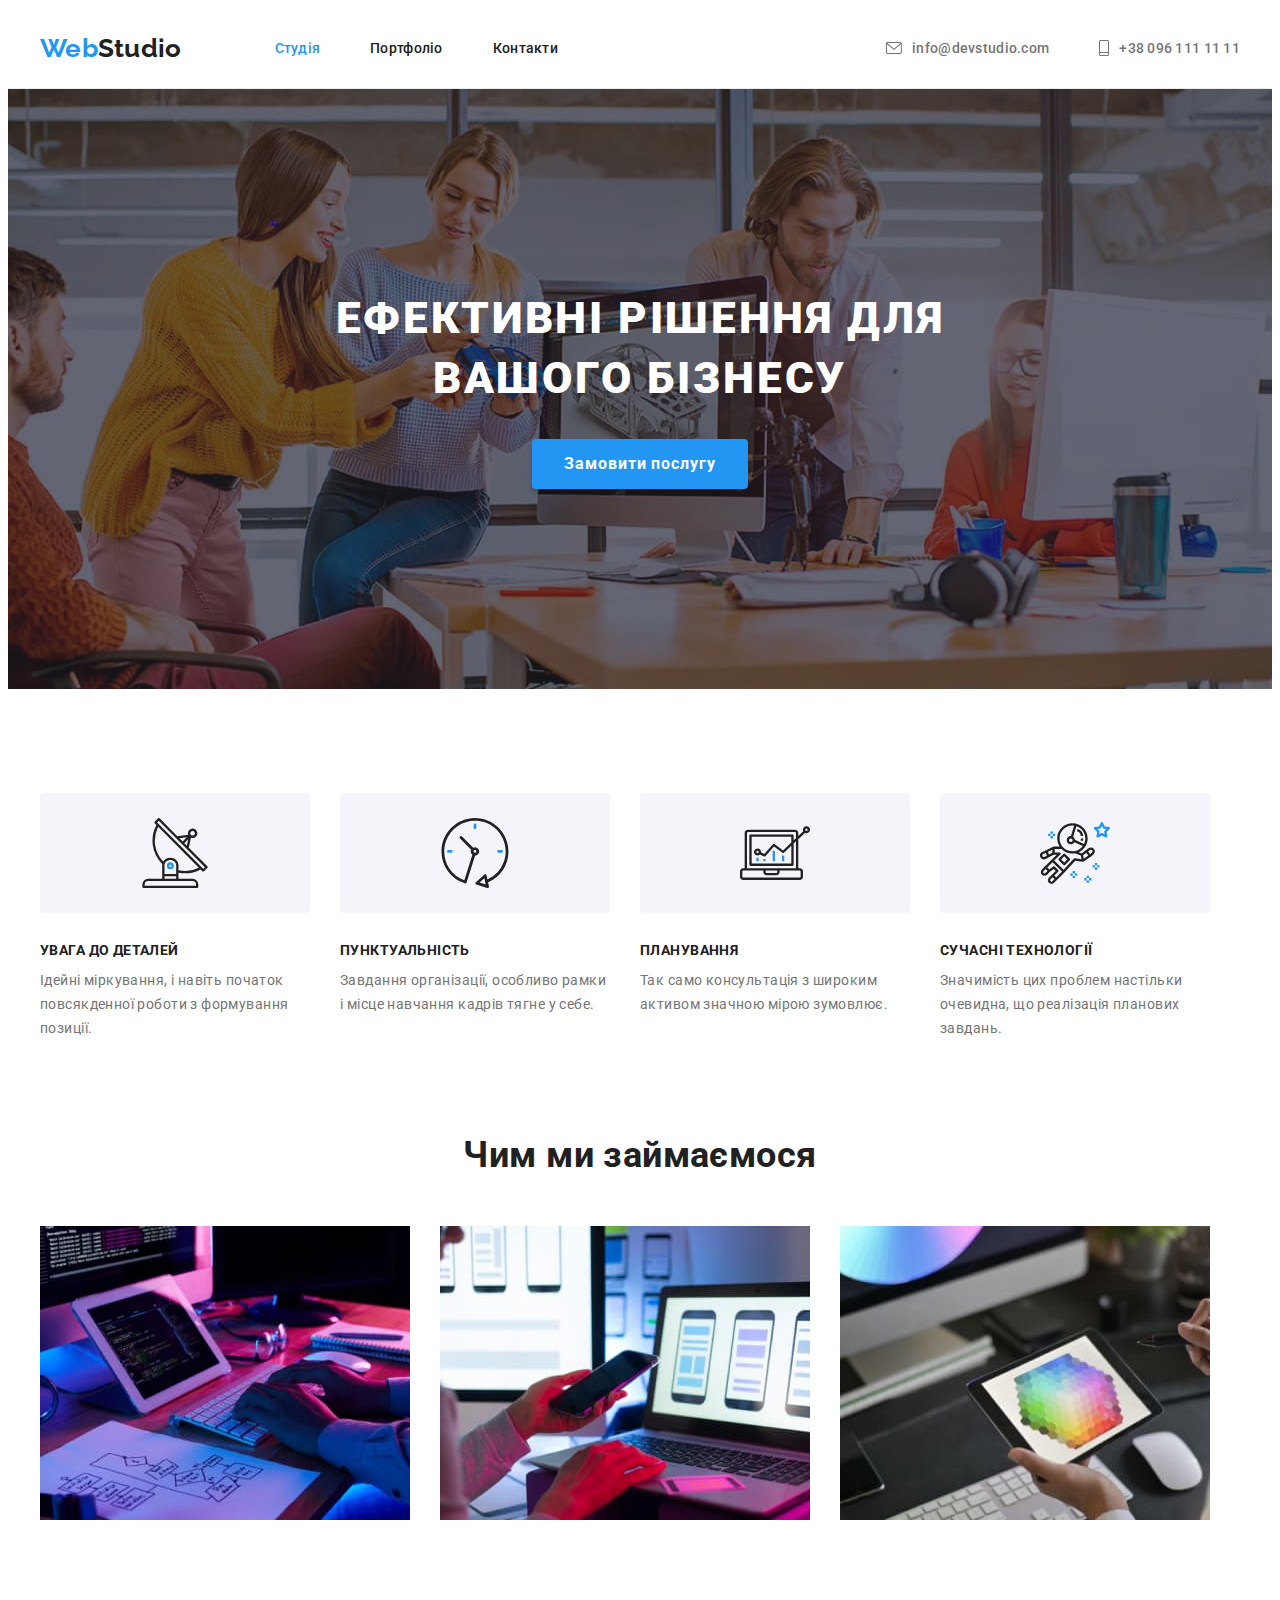
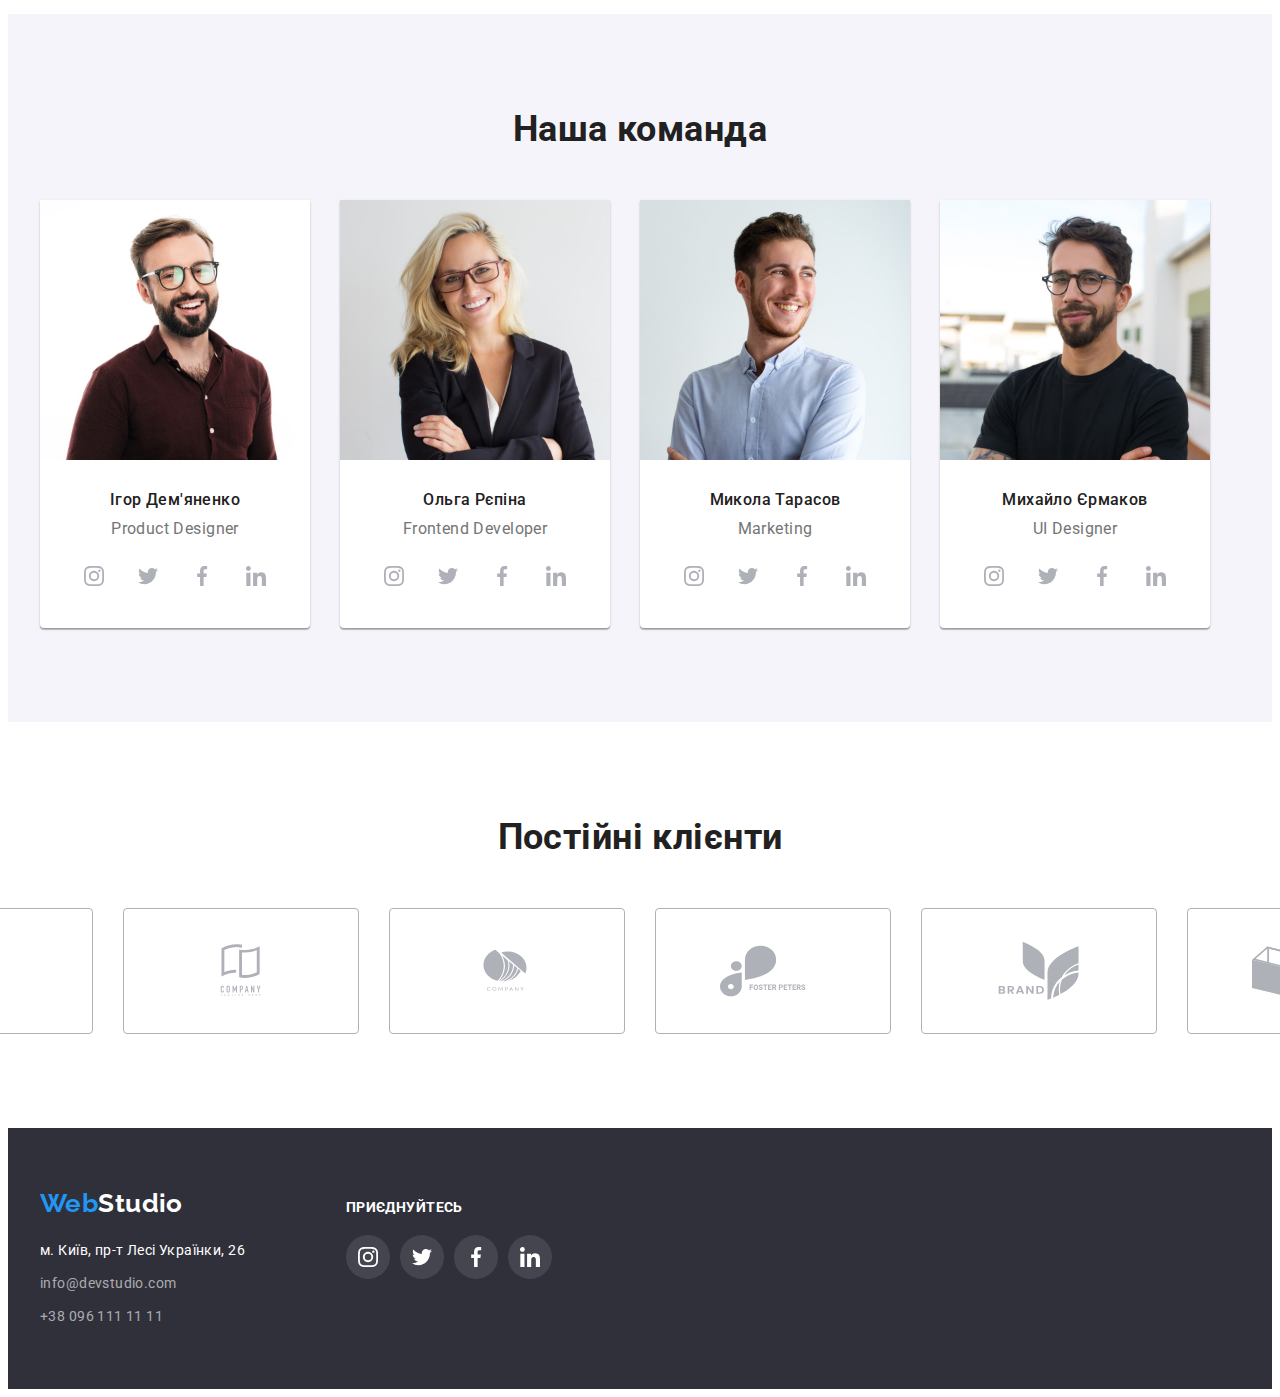
<file: index.html>
<!DOCTYPE html>
<html lang="uk">

<head>
    <meta charset="UTF-8">
    <meta http-equiv="X-UA-Compatible" content="IE=edge">
    <meta name="viewport" content="width=device-width, initial-scale=1.0">
    <title>webstudio</title>
    <link
        href="https://fonts.googleapis.com/css2?family=Raleway:wght@700&family=Roboto:wght@400;500;700;900&display=swap"
        rel="stylesheet">
    <link rel="stylesheet" href="https://cdnjs.cloudflare.com/ajax/libs/modern-normalize/1.1.0/modern-normalize.min.css"
        integrity="sha512-wpPYUAdjBVSE4KJnH1VR1HeZfpl1ub8YT/NKx4PuQ5NmX2tKuGu6U/JRp5y+Y8XG2tV+wKQpNHVUX03MfMFn9Q=="
        crossorigin="anonymous" referrerpolicy="no-referrer" />
    <link rel="stylesheet" href="./css/styles.css">
</head>

<body>
    <!--header-->
    <header class="page-header">
        <div class="container header-nav">
            <nav class="nav header-nav">
                <a class="logo link" href="./index.html"> Web<span class="logo-text">Studio</span>
                </a>
                <ul class="header-nav list">
                    <li class="item"><a href="./index.html" class="link current navi">Студія</a></li>
                    <li class="item"><a href="./portfolio.html" class="link navi">Портфоліо</a></li>
                    <li class="item"><a href="#" class="link navi">Контакти</a></li>
                </ul>
            </nav>
            <!--in future you can put mail+tel into div-->
            <ul class="header-nav list contact">
                <li class="item contact"><a href="mailto:info@devstudio.com" class="link contact"><svg
                            class="contact-icon" width="16" height="12">
                            <use href="./images/icons.svg#icon-envelope-hover"></use>
                        </svg>info@devstudio.com</a></li>
                <li class="item contact"><a href="tel:+380961111111" class="link contact"><svg class="contact-icon"
                            width="10" height="16">
                            <use href="./images/icons.svg#icon-Vector"></use>
                        </svg>+38 096 111 11 11</a></li>
            </ul>
        </div>
    </header>


    <!--main part-->
    <main>

        <!--hero-->
        <section class="hero section">
            <div class="container">
                <h1 class="hero-title title">Ефективні рішення для вашого бізнесу</h1>
                <button class="hero-btn btn" type="button">Замовити послугу</button>
            </div>
        </section>

        <!--advantages-->
        <section class="advantages section">
            <div class="container">
                <h2 class="visually-hidden">advantages</h2>
                <ul class="advantages-list list">
                    <li class="item">
                        <div class="item-icon">
                            <svg class="adv-icons" width="70" height="70">
                                <use href="./images/icons.svg#icon-antenna-1"></use>
                            </svg>
                        </div>
                        <h3 class="advantages-title title">УВАГА ДО ДЕТАЛЕЙ</h3>
                        <p>
                            Ідейні міркування, і навіть початок повсякденної роботи з формування позиції.
                        </p>
                    </li>
                    <li class="item">
                        <div class="item-icon">
                            <svg class="adv-icons" width="70" height="70">
                                <use href="./images/icons.svg#icon-clock-1"></use>
                            </svg>
                        </div>
                        <h3 class="advantages-title title">ПУНКТУАЛЬНІСТЬ</h3>
                        <p>
                            Завдання організації, особливо рамки і місце навчання кадрів тягне у себе.
                        </p>
                    </li>
                    <li class="item">
                        <div class="item-icon">
                            <svg class="adv-icons" width="70" height="70">
                                <use href="./images/icons.svg#icon-diagram-1"></use>
                            </svg>
                        </div>
                        <h3 class="advantages-title title">ПЛАНУВАННЯ</h3>
                        <p>
                            Так само консультація з широким активом значною мірою зумовлює.
                        </p>
                    </li>
                    <li class="item">
                        <div class="item-icon">
                            <svg class="adv-icons" width="70" height="70">
                                <use href="./images/icons.svg#icon-astronaut-1"></use>
                            </svg>
                        </div>
                        <h3 class="advantages-title title">СУЧАСНІ ТЕХНОЛОГІЇ</h3>
                        <p>
                            Значимість цих проблем настільки очевидна, що реалізація планових завдань.
                        </p>
                    </li>
                </ul>
            </div>
        </section>

        <!--about-->
        <section class="about section">
            <div class="container">
                <h2 class="pretitle">Чим ми займаємося</h2>
                <ul class="about-list list">
                    <li>
                        <img src="./images/img1.jpg" alt="Розробка структури" width="370">
                    </li>
                    <li>
                        <img src="./images/img2.jpg" alt="" width="370">
                    </li>
                    <li>
                        <img src="./images/img3.jpg" alt="Розробка дизайну" width="370">
                    </li>
                </ul>
            </div>
        </section>

        <!-- team -->
        <section class="team section">
            <div class="container">
                <h2 class="pretitle">Наша команда</h2>
                <ul class="team-list list">
                    <li class="people-item">
                        <img src="./images/ihor.jpg" alt="Ігор Дем'яненко" width="270">
                        <div class="people-item-scope">
                            <h3 class="team-title title">Ігор Дем'яненко</h3>
                            <p class="people-item-text" lang="en">Product Designer</p>
                            <ul class="team-icon list">
                                <li class="team-icon-social"><a href="#" class="team-list-social" target="blank"
                                        rel="noopener nofollow noreferrer">
                                        <svg class="icon" width="20px" height="20px">
                                            <use href="./images/icons.svg#icon-instagram-2"></use>
                                        </svg>
                                    </a></li>
                                <li class="team-icon-social"><a href="#" class="team-list-social" target="blank"
                                        rel="noopener nofollow noreferrer">
                                        <svg class="icon" width="20px" height="20px">
                                            <use href="./images/icons.svg#icon-twitter-1"></use>
                                        </svg>
                                    </a></li>
                                <li class="team-icon-social"><a href="#" class="team-list-social" target="blank"
                                        rel="noopener nofollow noreferrer">
                                        <svg class="icon" width="20px" height="20px">
                                            <use href="./images/icons.svg#icon-facebook-1"></use>
                                        </svg>
                                    </a></li>
                                <li class="team-icon-social"><a href="#" class="team-list-social" target="blank"
                                        rel="noopener nofollow noreferrer">
                                        <svg class="icon" width="20px" height="20px">
                                            <use href="./images/icons.svg#icon-linkedin-1"></use>
                                        </svg>
                                    </a></li>
                            </ul>
                        </div>
                    </li>
                    <li class="people-item">
                        <img src="./images/olha.jpg" alt="Ольга Рєпіна" width="270">
                        <div class="people-item-scope">
                            <h3 class="team-title title">Ольга Рєпіна</h3>
                            <p class="people-item-text" lang="en">Frontend Developer</p>
                            <ul class="team-icon list">
                                <li class="team-icon-social"><a href="#" class="team-list-social" target="blank"
                                        rel="noopener nofollow noreferrer">
                                        <svg class="icon" width="20px" height="20px">
                                            <use href="./images/icons.svg#icon-instagram-2"></use>
                                        </svg>
                                    </a></li>
                                <li class="team-icon-social"><a href="#" class="team-list-social" target="blank"
                                        rel="noopener nofollow noreferrer">
                                        <svg class="icon" width="20px" height="20px">
                                            <use href="./images/icons.svg#icon-twitter-1"></use>
                                        </svg>
                                    </a></li>
                                <li class="team-icon-social"><a href="#" class="team-list-social" target="blank"
                                        rel="noopener nofollow noreferrer">
                                        <svg class="icon" width="20px" height="20px">
                                            <use href="./images/icons.svg#icon-facebook-1"></use>
                                        </svg>
                                    </a></li>
                                <li class="team-icon-social"><a href="#" class="team-list-social" target="blank"
                                        rel="noopener nofollow noreferrer">
                                        <svg class="icon" width="20px" height="20px">
                                            <use href="./images/icons.svg#icon-linkedin-1"></use>
                                        </svg>
                                    </a></li>
                            </ul>
                        </div>
                    </li>
                    <li class="people-item">
                        <img src="./images/miko.jpg" alt="Микола Тарасов" width="270">
                        <div class="people-item-scope">
                            <h3 class="team-title title">Микола Тарасов</h3>
                            <p class="people-item-text" lang="en">Marketing</p>
                            <ul class="team-icon list">
                                <li class="team-icon-social"><a href="#" class="team-list-social" target="blank"
                                        rel="noopener nofollow noreferrer">
                                        <svg class="icon" width="20px" height="20px">
                                            <use href="./images/icons.svg#icon-instagram-2"></use>
                                        </svg>
                                    </a></li>
                                <li class="team-icon-social"><a href="#" class="team-list-social" target="blank"
                                        rel="noopener nofollow noreferrer">
                                        <svg class="icon" width="20px" height="20px">
                                            <use href="./images/icons.svg#icon-twitter-1"></use>
                                        </svg>
                                    </a></li>
                                <li class="team-icon-social"><a href="#" class="team-list-social" target="blank"
                                        rel="noopener nofollow noreferrer">
                                        <svg class="icon" width="20px" height="20px">
                                            <use href="./images/icons.svg#icon-facebook-1"></use>
                                        </svg>
                                    </a></li>
                                <li class="team-icon-social"><a href="#" class="team-list-social" target="blank"
                                        rel="noopener nofollow noreferrer">
                                        <svg class="icon" width="20px" height="20px">
                                            <use href="./images/icons.svg#icon-linkedin-1"></use>
                                        </svg>
                                    </a></li>
                            </ul>
                        </div>
                    </li>
                    <li class="people-item">
                        <img src="./images/miha.jpg" alt="Михайло Єрмаков" width="270">
                        <div class="people-item-scope">
                            <h3 class="team-title title">Михайло Єрмаков</h3>
                            <p class="people-item-text" lang="en">UI Designer</p>
                            <ul class="team-icon list">
                                <li class="team-icon-social"><a href="#" class="team-list-social" target="blank"
                                        rel="noopener nofollow noreferrer">
                                        <svg class="icon" width="20px" height="20px">
                                            <use href="./images/icons.svg#icon-instagram-2"></use>
                                        </svg>
                                    </a></li>
                                <li class="team-icon-social"><a href="#" class="team-list-social" target="blank"
                                        rel="noopener nofollow noreferrer">
                                        <svg class="icon" width="20px" height="20px">
                                            <use href="./images/icons.svg#icon-twitter-1"></use>
                                        </svg>
                                    </a></li>
                                <li class="team-icon-social"><a href="#" class="team-list-social" target="blank"
                                        rel="noopener nofollow noreferrer">
                                        <svg class="icon" width="20px" height="20px">
                                            <use href="./images/icons.svg#icon-facebook-1"></use>
                                        </svg>
                                    </a></li>
                                <li class="team-icon-social"><a href="#" class="team-list-social" target="blank"
                                        rel="noopener nofollow noreferrer">
                                        <svg class="icon" width="20px" height="20px">
                                            <use href="./images/icons.svg#icon-linkedin-1"></use>
                                        </svg>
                                    </a></li>
                            </ul>
                        </div>
                    </li>
                </ul>
            </div>
        </section>


        <!-- clients -->
        <section class="clients-client section">
            <div class="container">
            <h2 class="pretitle">Постійні клієнти</h2>
                <ul class="clients-list list">
                    <li class="clients-items">
                        <a class="clients-link" href=""><svg class="clients-icon" width="106" height="60">
                                <use href="./images/icons.svg#icon-logo1"></use>
                            </svg></a>
                    </li>
                    <li class="clients-items">
                        <a class="clients-link" href=""><svg class="clients-icon" width="106" height="60">
                                <use href="./images/icons.svg#icon-logo2"></use>
                            </svg></a>
                    </li>
                    <li class="clients-items">
                        <a class="clients-link" href=""><svg class="clients-icon" width="106" height="60">
                                <use href="./images/icons.svg#icon-logo3"></use>
                            </svg></a>
                    </li>
                    <li class="clients-items">
                        <a class="clients-link" href=""><svg class="clients-icon" width="106" height="60">
                                <use href="./images/icons.svg#icon-logo4"></use>
                            </svg></a>
                    </li>
                    <li class="clients-items">
                        <a class="clients-link" href=""><svg class="clients-icon" width="106" height="60">
                                <use href="./images/icons.svg#icon-logo5"></use>
                            </svg></a>
                    </li>
                    <li class="clients-items">
                        <a class="clients-link" href=""><svg class="clients-icon" width="106" height="60">
                                <use href="./images/icons.svg#icon-logo6"></use>
                            </svg></a>
                    </li>
                </ul>
        </section>
        </div>


    </main>

    <!--end of page-->
    <footer class="footer">
        <div class="container">
            <div class="footer-list list">
                <div class="footer-list-first">
                <a class="logo link logo-footer-bottom" href="./index.html"> Web<span class="logo-footer">Studio</span>
                </a>
                <address class="address-list">
                    <ul class="address-list list">
                        <li class="address-item-list">
                            <a href="https://goo.gl/maps/eHe3GoqxuUHjzjyF7" target="blank"
                                rel="noopener nofollow noreferrer" class="address link">м. Київ, пр-т Лесі Українки,
                                26</a>
                        </li>
                        <li class="address-item-list">
                            <a href="mailto:info@devstudio.com" class="link-footer link">info@devstudio.com</a>
                        </li>
                        <li class="address-item-list">
                            <a href="tel:+380961111111" class="link-footer link">+38 096 111 11 11</a>
                        </li>
                    </ul>
                </address>
                </div>

                <div>
                    <p class="footer-title">Приєднуйтесь</p>
                    <ul class="team-icon list">
                        <li class="team-icon-social-footer"><a href="#" class="team-list-social" target="blank"
                                rel="noopener nofollow noreferrer">
                                <svg class="icon-footer" width="20px" height="20px">
                                    <use href="./images/icons.svg#icon-instagram-2"></use>
                                </svg>
                            </a></li>
                        <li class="team-icon-social-footer"><a href="#" class="team-list-social" target="blank"
                                rel="noopener nofollow noreferrer">
                                <svg class="icon-footer" width="20px" height="20px">
                                    <use href="./images/icons.svg#icon-twitter-1"></use>
                                </svg>
                            </a></li>
                        <li class="team-icon-social-footer"><a href="#" class="team-list-social" target="blank"
                                rel="noopener nofollow noreferrer">
                                <svg class="icon-footer" width="20px" height="20px">
                                    <use href="./images/icons.svg#icon-facebook-1"></use>
                                </svg>
                            </a></li>
                        <li class="team-icon-social-footer"><a href="#" class="team-list-social" target="blank"
                                rel="noopener nofollow noreferrer">
                                <svg class="icon-footer" width="20px" height="20px">
                                    <use href="./images/icons.svg#icon-linkedin-1"></use>
                                </svg>
                            </a></li>
                    </ul>
                </div>
            </div>
        </div>
    </footer>
</body>

</html>
</file>
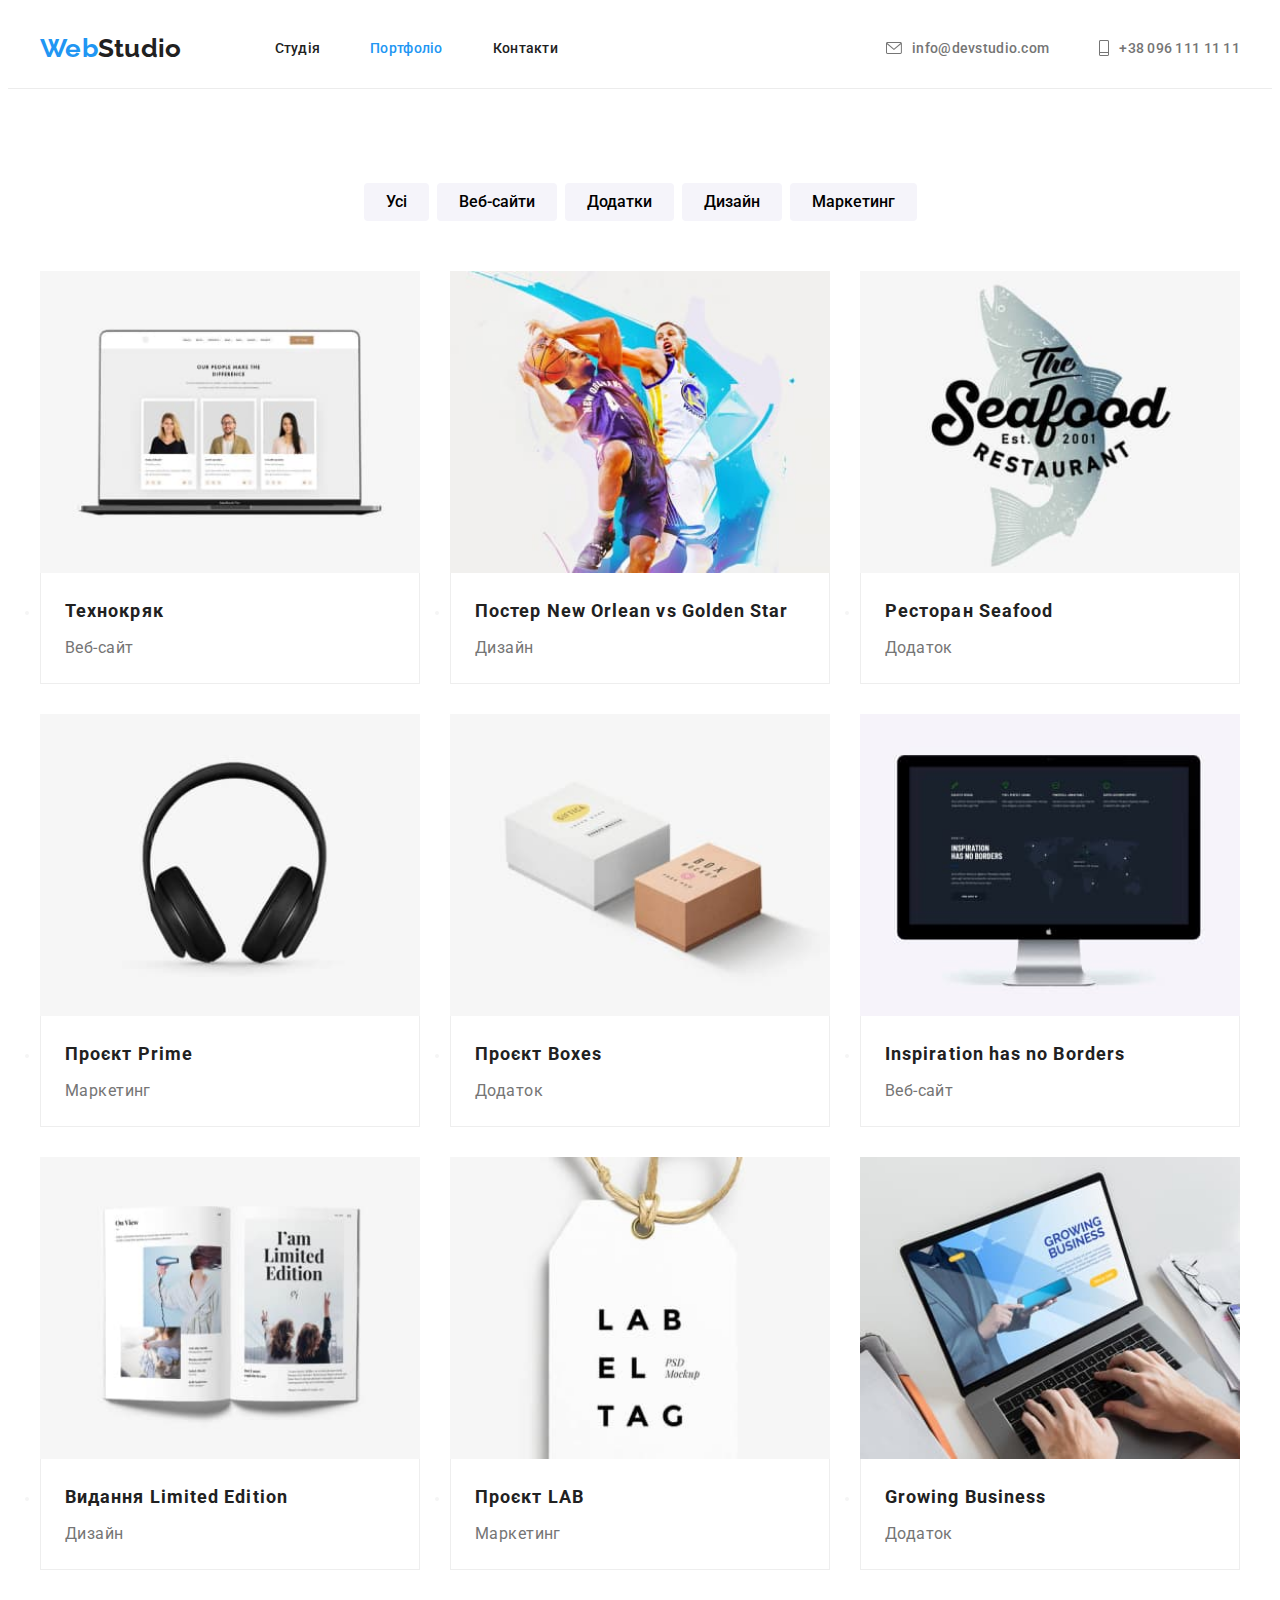
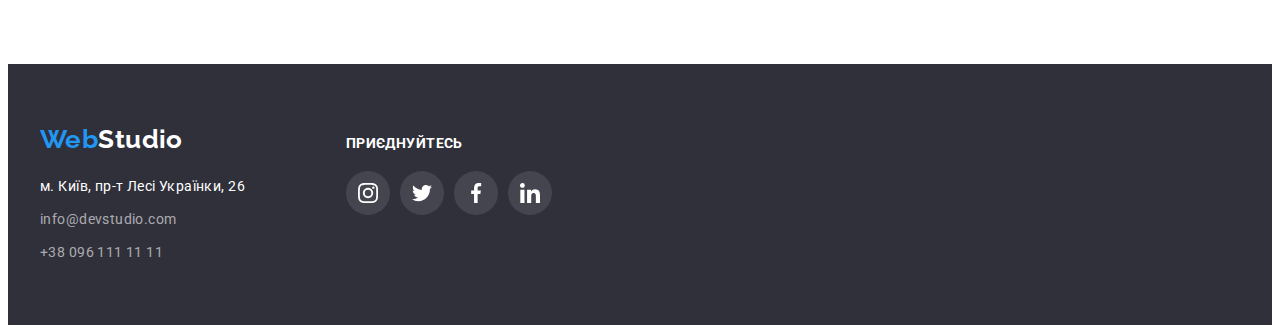
<file: portfolio.html>
<!DOCTYPE html>
<html lang="uk">

<head>
    <meta charset="UTF-8">
    <meta http-equiv="X-UA-Compatible" content="IE=edge">
    <meta name="viewport" content="width=device-width, initial-scale=1.0">
    <title>portfolio</title>
    <link href="https://fonts.googleapis.com/css2?family=Raleway:wght@700&family=Roboto:wght@400;500;700;900&display=swap" rel="stylesheet">
    
    <link rel="stylesheet" href="https://cdnjs.cloudflare.com/ajax/libs/modern-normalize/1.1.0/modern-normalize.min.css"
    integrity="sha512-wpPYUAdjBVSE4KJnH1VR1HeZfpl1ub8YT/NKx4PuQ5NmX2tKuGu6U/JRp5y+Y8XG2tV+wKQpNHVUX03MfMFn9Q=="
    crossorigin="anonymous" referrerpolicy="no-referrer" />

    <link rel="stylesheet" href="./css/styles.css">
</head>

<body>
    <!--header-->
    <header class="page-header">
        <div class="container header-nav">
            <nav class="nav header-nav">
                <a class="logo link" href="./index.html"> Web<span class="logo-text">Studio</span>
                </a>
                <ul class="header-nav list">
                    <li class="item"><a href="./index.html" class="link  navi">Студія</a></li>
                    <li class="item"><a href="./portfolio.html" class="link current navi">Портфоліо</a></li>
                    <li class="item"><a href="#" class="link navi">Контакти</a></li>
                </ul>
            </nav>
            <!--in future you can put mail+tel into div-->
            <ul class="header-nav list contact">
                <li class="item contact"><a href="mailto:info@devstudio.com" class="link contact"><svg class="contact-icon"
                            width="16" height="12">
                            <use href="./images/icons.svg#icon-envelope-hover"></use>
                        </svg>info@devstudio.com</a></li>
                <li class="item contact"><a href="tel:+380961111111" class="link contact"><svg class="contact-icon"
                            width="10" height="16">
                            <use href="./images/icons.svg#icon-Vector"></use>
                        </svg>+38 096 111 11 11</a></li>
            </ul>
        </div>
    </header>

    <!--main part-->
    <main class="main-portfolio">
        <!-- buttons -->
        <section class="portfolio section">
        <div class="container">
            <h1 class="visually-hidden">Портфоліо</h1>
            <ul class="buttons-list">
                <li><button class="btn-filter btn" type="button">Усі</button></li>
                <li><button class="btn-filter btn" type="button">Веб-сайти</button></li>
                <li><button class="btn-filter btn" type="button">Додатки</button></li>
                <li><button class="btn-filter btn" type="button">Дизайн</button></li>
                <li><button class="btn-filter btn" type="button">Маркетинг</button></li>
            </ul>


        <!-- cards -->
            <ul class="portfolio-items">
                <li class="portfolio-cards">
                    <a href="#" class="link total-card">
                    <img src="./images/technokryak.jpg" alt="Ноутбук" width="370">
                    <div class="item-cards-text">
                        <h2 class="title">Технокряк</h2>
                        <p class="text">Веб-сайт</p>
                    </div>
                    </a>
                </li>
                <li class="portfolio-cards">
                    <a href="#" class="link total-card">
                    <img src="./images/poster.jpg" alt="Постер" width="370">
                    <div class="item-cards-text">
                        <h2 class="title">Постер New Orlean vs Golden Star</h2>
                        <p class="text">Дизайн</p>
                    </div>
                    </a>
                </li>
                <li class="portfolio-cards">
                    <a href="#" class="link total-card">
                    <img src="./images/seafood.jpg" alt="Логотип ресторану" width="370">
                    <div class="item-cards-text">
                        <h2 class="title">Ресторан Seafood</h2>
                        <p class="text">Додаток</p>
                    </div>
                    </a>
                </li>
                <li class="portfolio-cards">
                    <a href="#" class="link total-card">
                    <img src="./images/project-prime.jpg" alt="Навушники" width="370">
                    <div class="item-cards-text">
                        <h2 class="title">Проєкт Prime</h2>
                        <p class="text">Маркетинг</p>
                    </div>
                    </a>
                </li>
                <li class="portfolio-cards">
                    <a href="#" class="link total-card">
                    <img src="./images/project-boxes.jpg" alt="Коробки" width="370">
                    <div class="item-cards-text">
                        <h2 class="title">Проєкт Boxes</h2>
                        <p class="text">Додаток</p>
                    </div>
                    </a>
                </li>
                <li class="portfolio-cards">
                    <a href="#" class="link total-card">
                    <img src="./images/inspiration.jpg" alt="Компʼютер" width="370">
                    <div class="item-cards-text">
                        <h2 class="title">Inspiration has no Borders</h2>
                        <p class="text">Веб-сайт</p>
                    </div>
                    </a>
                </li>
                <li class="portfolio-cards">
                    <a href="#" class="link total-card">
                    <img src="./images/limited.jpg" alt="Книга" width="370">
                    <div class="item-cards-text">
                        <h2 class="title">Видання Limited Edition</h2>
                        <p class="text">Дизайн</p>
                    </div>
                    </a>
                </li>
                <li class="portfolio-cards">
                    <a href="#" class="link total-card">
                    <img src="./images/project-lab.jpg" alt="Бірка" width="370">
                    <div class="item-cards-text">
                        <h2 class="title">Проєкт LAB</h2>
                        <p class="text">Маркетинг</p>
                    </div>
                    </a>
                </li>
                <li class="portfolio-cards">
                    <a href="#" class="link total-card">
                    <img src="./images/growing-business.jpg" alt="Робочий процес" width="370">
                    <div class="item-cards-text">
                        <h2 class="title">Growing Business</h2>
                        <p class="text">Додаток</p>
                    </div>
                    </a>
                </li>
            </ul>
        </div>
        </section>
    </main>

    <!--end of page-->
    <footer class="footer">
        <div class="container">
            <div class="footer-list list">
                <div class="footer-list-first">
                    <a class="logo link logo-footer-bottom" href="./index.html"> Web<span class="logo-footer">Studio</span>
                    </a>
                    <address class="address-list">
                        <ul class="address-list list">
                            <li class="address-item-list">
                                <a href="https://goo.gl/maps/eHe3GoqxuUHjzjyF7" target="blank"
                                    rel="noopener nofollow noreferrer" class="address link">м. Київ, пр-т Лесі Українки,
                                    26</a>
                            </li>
                            <li class="address-item-list">
                                <a href="mailto:info@devstudio.com" class="link-footer link">info@devstudio.com</a>
                            </li>
                            <li class="address-item-list">
                                <a href="tel:+380961111111" class="link-footer link">+38 096 111 11 11</a>
                            </li>
                        </ul>
                    </address>
                </div>
    
                <div>
                    <h3 class="footer-title">Приєднуйтесь</h3>
                    <ul class="team-icon list">
                        <li class="team-icon-social-footer"><a href="#" class="team-list-social" target="blank"
                                rel="noopener nofollow noreferrer">
                                <svg class="icon-footer" width="20px" height="20px">
                                    <use href="./images/icons.svg#icon-instagram-2"></use>
                                </svg>
                            </a></li>
                        <li class="team-icon-social-footer"><a href="#" class="team-list-social" target="blank"
                                rel="noopener nofollow noreferrer">
                                <svg class="icon-footer" width="20px" height="20px">
                                    <use href="./images/icons.svg#icon-twitter-1"></use>
                                </svg>
                            </a></li>
                        <li class="team-icon-social-footer"><a href="#" class="team-list-social" target="blank"
                                rel="noopener nofollow noreferrer">
                                <svg class="icon-footer" width="20px" height="20px">
                                    <use href="./images/icons.svg#icon-facebook-1"></use>
                                </svg>
                            </a></li>
                        <li class="team-icon-social-footer"><a href="#" class="team-list-social" target="blank"
                                rel="noopener nofollow noreferrer">
                                <svg class="icon-footer" width="20px" height="20px">
                                    <use href="./images/icons.svg#icon-linkedin-1"></use>
                                </svg>
                            </a></li>
                    </ul>
                </div>
            </div>
        </div>
    </footer>
</body>

</html>
</file>
<file: css/styles.css>
/* 
==names of classes index==
.page-header
.page-header .link, .navi, .contact
.list
.logo
.logo-text
.logo-footer
.header-nav .item
.header-nav .link
.header-nav .link:hover,
.header-nav .link:focus
.header-nav .current
.hero
.hero-title
.hero-btn
.visually-hidden
.advantages .title
.about,
.team .pretitle
.about
.team
.team-list .title
.people-item
.footer
.footer .link
.address-list
.address
.link-footer

==name of classes portfolio==
.main-portfolio
.btn-filter
.btn-filter:hover,
.btn-filter:focus
.portfolio-items .link
.portfolio-items .title
.portfolio-items .text
.portfolio-cards
*/



:root {
    --main-bgc: #ffffff;
    --primary-text-color: rgba(117, 117, 117, 1);
    --title-text-color: #212121;
    --accent-color: #2196F3;
    --hero-bgc: rgba(47, 48, 58, 1);
    --section-about-bgc: #F5F5F5;
    --section-team-bgc: rgba(245, 244, 250, 1);
    --footer-bgc: rgba(47, 48, 58, 1);
    --footer-text-color: rgba(255, 255, 255, 0.6);
    --btn-bgc: #F5F4FA; 

    /* Others */
    --indent: 30px;
    --item: 3;
}

/* global */

body {
    background-color: var(--main-bgc);
    color: var(--primary-text-color);
    font-family: "Roboto", sans-serif;
    font-size: 14px;
    line-height: 1.71;
    letter-spacing: 0.03em;
}

/* reset */

h1, h2, h3, h4, h4, h5, h6, p, ul {
margin: 0;
padding: 0;
}

/* index */
/* header*/
.page-header {
border-bottom: 1px solid #ececec;;


background-color: var(--main-bgc);
font-weight: 500;
font-size: 14px;
line-height: calc(16/14);
letter-spacing: 0.02em;
color: #212121;
}

.page-header .link {
    display: block;
    padding-top: 25px;
    padding-bottom: 24px;

    text-decoration: none;
}
.list {
    list-style: none;
}

.logo {
margin-right: 93px;

color: var(--accent-color);
font-family: Raleway,
sans-serif;
font-weight: 700;
font-size: 26px;
line-height: 1.19;
}

.logo-text {
color: var(--title-text-color);
}

.logo-footer {
color: var(--main-bgc);
}

.container {
    width: 1200px;
    padding-left: 15px;
    padding-right: 15px;
    margin-left: auto;
    margin-right: auto;
}

img {
    display: block;
    width: 100%;
    height: auto;
}

.header-nav {
    display: flex;
    align-items: center;
    justify-content: space-around;
}


.header-nav .navi {
    color: var(--title-text-color);
}

.header-nav .item:not(:last-child) {
    margin-right: 50px;
}

.header-nav .contact {
    /* not sure */
    display: flex;
    align-items: center;
    margin-left: auto;
    color: var(--primary-text-color);
}

.header-nav .link:hover,
.header-nav .link:focus {
    color: var(--accent-color);
}
.header-nav .current {
color: var(--accent-color);
}

.contact-icon {
    fill: currentColor;
    margin-right: 10px;
}


.section {
    display: block;
    padding-top: 94px;
    padding-bottom: 94px;
}

.section:nth-child(2) {
    padding-bottom: 0;
}

/* main */


/* hero */

.hero {
padding: 200px 0;

max-width: 1600px;  
margin-left: auto;
margin-right: auto;

background-color: var(--hero-bgc);
background-image: linear-gradient(rgba(47, 48, 58, 0.4), rgba(47, 48, 58, 0.4)) , url(../images/bkgrnd.jpg);
background-repeat: no-repeat;
background-size: cover;
background-position: center;

}

.hero-title {
margin-bottom: 30px;
margin-left: auto;
margin-right: auto;
/* not sure */
display: flex;
max-width: 696px;

font-weight: 900;
font-size: 44px;
line-height: 1.36;
text-align: center;
letter-spacing: 0.06em;
text-transform: uppercase;
color: var(--main-bgc);
}

.hero-btn {
padding: 10px 32px;
border: 0;
margin-left: auto;
margin-right: auto;
min-width: 216px;
min-height: 50px;

font-family: "Roboto", sans-serif;
font-weight: 700;
font-size: 16px;
line-height: 1.88;
display: flex;
align-items: center;
text-align: center;
letter-spacing: 0.06em;
color: var(--main-bgc);
background: var(--accent-color);

box-shadow: 0px 4px 4px rgba(0, 0, 0, 0.15);
border-radius: 4px;

cursor: pointer;
}

.hero-btn:hover,
.hero-btn:hover {
    background-color: #188CE8;
}



/* advantages */
.visually-hidden {
    position: absolute;
    width: 1px;
    height: 1px;
    margin: -1px;
    border: 0;
    padding: 0;
    white-space: nowrap;
    clip-path: inset(100%);
    clip: rect(0 0 0 0);
    overflow: hidden;
}

.advantages-list{
    display: flex;
    gap: 30px;

}
.advantages-list .item {
    width: 270px;
    padding-top: 10px;
}

.item-icon {
    display: flex;
    height: 120px;
    justify-content: center;
    align-items: center;
    

    background-color: var(--btn-bgc);
    border-radius: 4px;

    margin-bottom: 30px;
}

/* .advantages-list .item::before {
    content: '';
    display: block;
    height: 120px;
    
} */

/* .advantages-list .item:not(:last-child){
    padding-right: 30px;

    ***if use this = 2+3 <p> is showing in 3 rows, but in example was in 2 rows.
} */

.advantages .title {
margin-bottom: 10px;

font-weight: 700;
font-size: 14px;
line-height: 1.14;
text-transform: uppercase;
color: var(--title-text-color);
}

/* about */
/* .about .pretitle {
margin-bottom: 50px;

color: var(--title-text-color);
font-weight: 700;
font-size: 36px;
line-height: calc(42/36);
text-align: center;
} */

.container .about{
    padding-top: 0;
}

/* .team .pretitle {
margin-bottom: 50px;

    color: var(--title-text-color);
    font-weight: 700;
    font-size: 36px;
    line-height: calc(42/36);
    text-align: center;
} */


.about-list .list {
background-color: var(--section-about-bgc);
}

.container .about-list {
    display: flex;
    gap: 30px;
}

/* team */
.team {
background-color: var(--section-team-bgc);
}

.team-list{
    display: flex;
    flex-wrap: wrap;
    gap: 30px;
    margin-top: 50px;
}
.team-list .title {
font-weight: 500;
font-size: 16px;
line-height: 1.19;
text-align: center;
color: var(--title-text-color);
}

.icon {
    fill: inherit;
}

.people-item {
width: 270px;

background-color: var(--main-bgc);
box-shadow: 0px 1px 3px rgba(0, 0, 0, 0.12), 0px 1px 1px rgba(0, 0, 0, 0.14), 0px 2px 1px rgba(0, 0, 0, 0.2);
border-radius: 0px 0px 4px 4px;
}

.people-item-text {
    margin-top: 10px;
    margin-bottom: 16px;
    text-align: center;

    font-weight: 400;
        font-size: 16px;
        line-height: 19px;
}

.people-item-scope {
    padding-top: 30px;
    padding-bottom: 30px;
}

.team-icon {
    display: flex;
    justify-content: center;
    gap: 10px;
}

.team-icon-social {
    width: 44px;
    height: 44px;
    display: flex;
    align-items: center;
    justify-content: center;
    color: #AFB1B8;
}

.team-list-social {
        width: 100%;
        height: 100%;
        display: flex;
        align-items: center;
        justify-content: center;

        fill: #AFB1B8;
}

.team-list-social:hover, 
.team-list-social:focus {
    background-color: var(--accent-color);
    fill: #ffffff;
    border-radius: 50%;
}





/* clients */


.clients-list {
    display: flex;
    justify-content: center;
    align-items: center;
    gap: 30px; 
}

.clients-link {
    display: flex;
    justify-content: center;
    align-items: center;
    padding: 16px 32px;
    width: 170px;
    height: 92px;

    border: 1px solid #AFB1B8;
    border-radius: 4px;
    color: #AFB1B8;
}

.clients-link:hover,
.clients-link:focus {
    border-color:  var(--accent-color);
    color: var(--accent-color);
}



.clients-icon {
    fill: currentColor;
}

/* .clients-client .pretitle {
    margin-bottom: 50px;

    color: var(--title-text-color);
    font-weight: 700;
    font-size: 36px;
    line-height: calc(42/36);
    text-align: center;
} */

.pretitle {
    margin-bottom: 50px;

    color: var(--title-text-color);
    font-weight: 700;
    font-size: 36px;
    line-height: calc(42/36);
    text-align: center;
}

/* end of page */
.footer {
    padding-top: 60px;
    padding-bottom: 60px;
background-color: var(--footer-bgc);
}

.footer .link {
    text-decoration: none;
}


.icon-footer{
    fill: var(--main-bgc);
}
.team-icon-social-footer {
    width: 44px;
    height: 44px;
    display: flex;
    align-items: center;
    justify-content: center;
    background: rgba(255, 255, 255, 0.1);
    border-radius: 50%;
}

.team-list-social-footer:hover,
.team-list-social-footer:focus {
    background-color: var(--accent-color);
    fill: #ffffff;
    border-radius: 50%;
}

/* .container .logo-footer {
    margin-bottom: 20px;
} */

.address-list {
font-style: normal;
font-size: 14px;
line-height: 171%;
text-decoration: none;
}

.address-item-list:not(:last-child) {
    margin-bottom: 9px;
}

.logo-footer-bottom {
    margin-bottom: 20px;
    display: block;
}

.address {
color: var(--main-bgc);
text-decoration: none
}

.link-footer {
margin: 9px 0;

color: var(--footer-text-color);
text-decoration: none
}

.footer-list {
    display: flex;
    align-items: baseline;
}

.footer-list-first {
    margin-right: 70px;
}

.footer-title {
    font-weight: 700;
        font-size: 14px;
        line-height: 16px;
        margin-bottom: 20px;
        letter-spacing: 0.03em;
        text-transform: uppercase;
        color: #FFFFFF;
}

/* ============================== */

/* portfolio */

/* main */
.main-portfolio {
color: var(--section-about-bgc);
}

/* buttons */
.btn-filter {
background: var(--btn-bgc);
font-family: inherit;
font-weight: 500;
font-size: 16px;
line-height: 1.62;
text-align: center;
border: 0;
/* box-shadow: 0px 3px 1px rgba(0, 0, 0, 0.1), 0px 1px 2px rgba(0, 0, 0, 0.08), 0px 2px 2px rgba(0, 0, 0, 0.12); */
border-radius: 4px;

padding: 6px 22px;
}

.btn-filter:hover,
.btn-filter:focus {
background: var(--accent-color);
color: var(--main-bgc);
cursor: pointer;
font-family: inherit;
box-shadow: 0px 3px 1px rgba(0, 0, 0, 0.1), 0px 1px 2px rgba(0, 0, 0, 0.08), 0px 2px 2px rgba(0, 0, 0, 0.12);
border-radius: 4px;
}

.container .portfolio-items{
display: flex;
flex-wrap: wrap;
gap: 30px;

}

.portfolio-cards {
flex-basis: calc((100% - 30px * 2) / 3);
width: 370px;


}

.container .buttons-list {
    display: flex;
    gap: 8px;
    justify-content: center;
    list-style: none;
    margin-bottom: 50px;
}
/* portfolio-items */
.portfolio-items .link {
text-decoration: none;
}

.portfolio-items .title {
    margin-bottom: 4px;
}

.item-cards-text {
    padding: 20px 24px;
    border: 1px solid #EEEEEE;
    border-top: none;
}

.portfolio-items .title {
font-weight: 700;
font-size: 18px;
line-height: 2;
letter-spacing: 0.06em;
color: var(--title-text-color);
}

.portfolio-items .text {
font-weight: 400;
font-size: 16px;
line-height: 1.88;
color: var(--primary-text-color);
}

.total-card{
    display: block;
}

.total-card:hover,
.total-card:focus {
        box-shadow: 0px 1px 1px rgba(0, 0, 0, 0.12), 0px 4px 4px rgba(0, 0, 0, 0.06), 1px 4px 6px rgba(0, 0, 0, 0.16);
}
</file>
